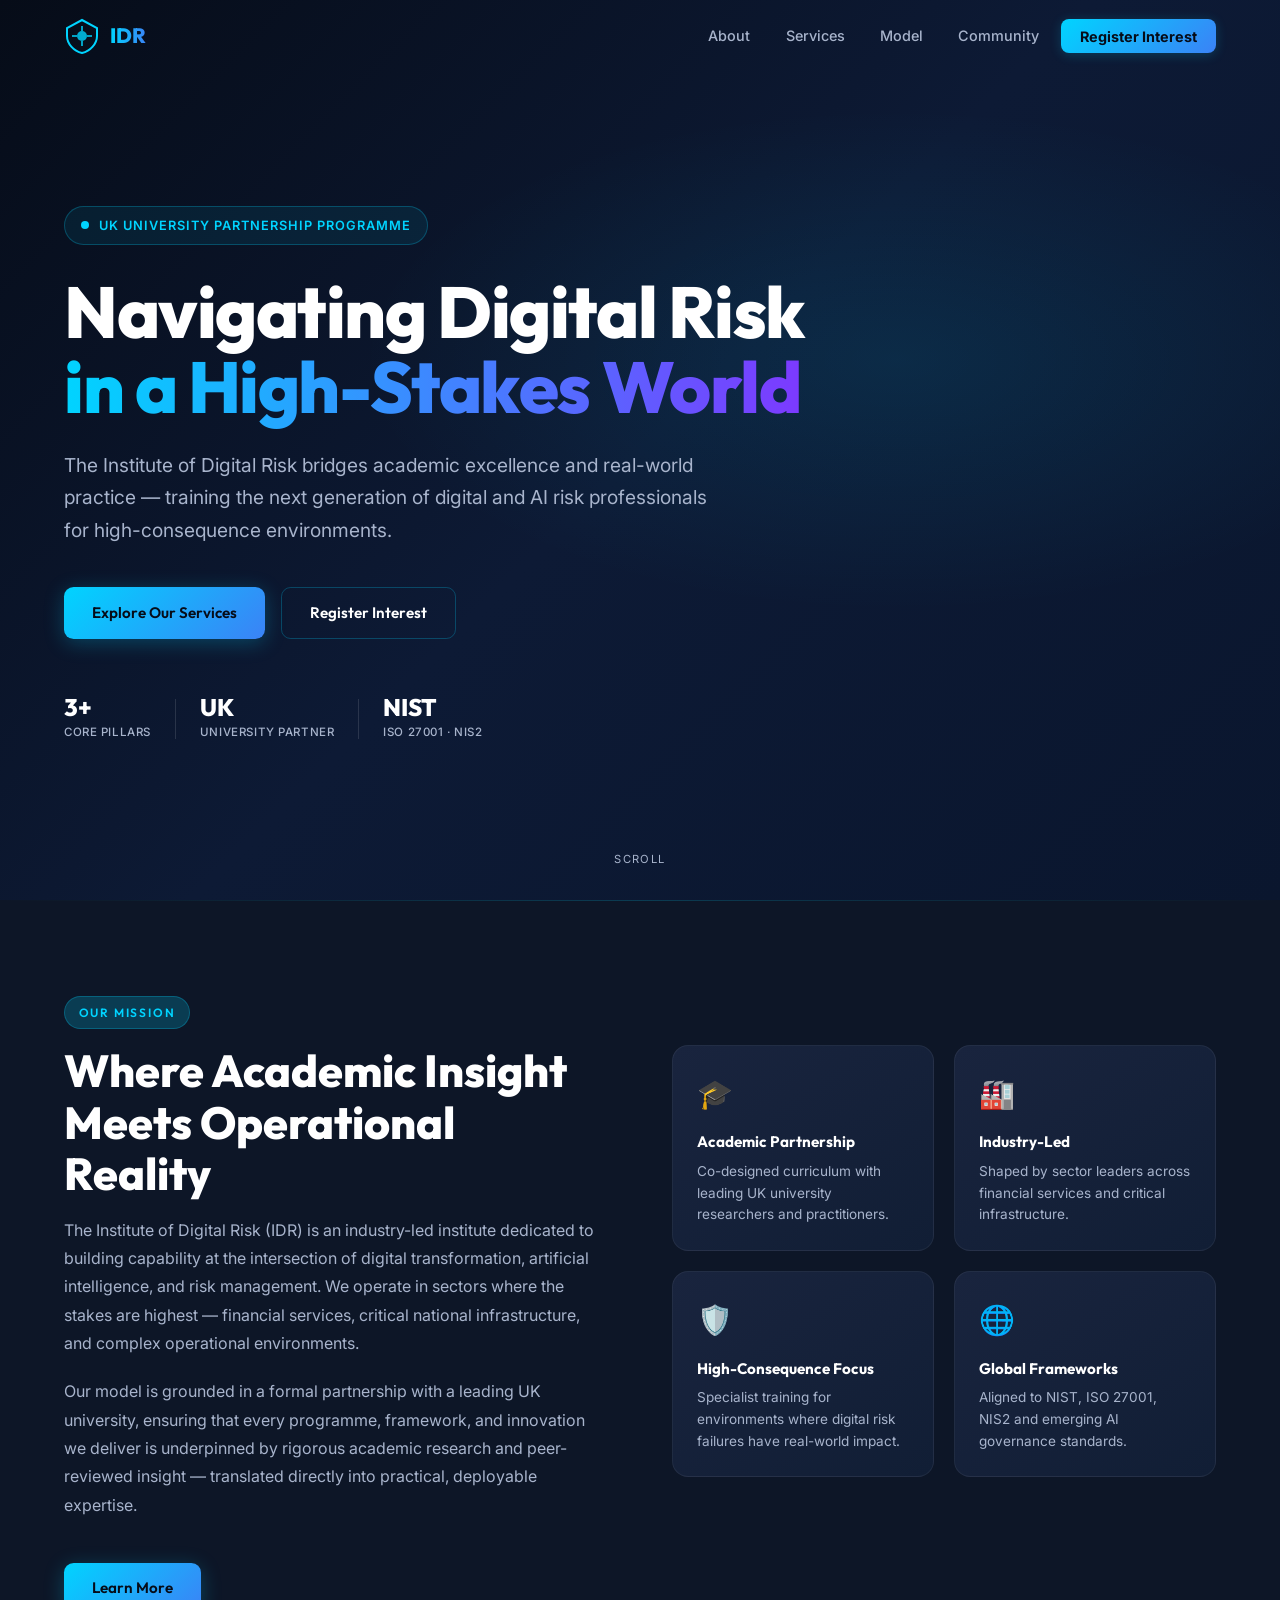
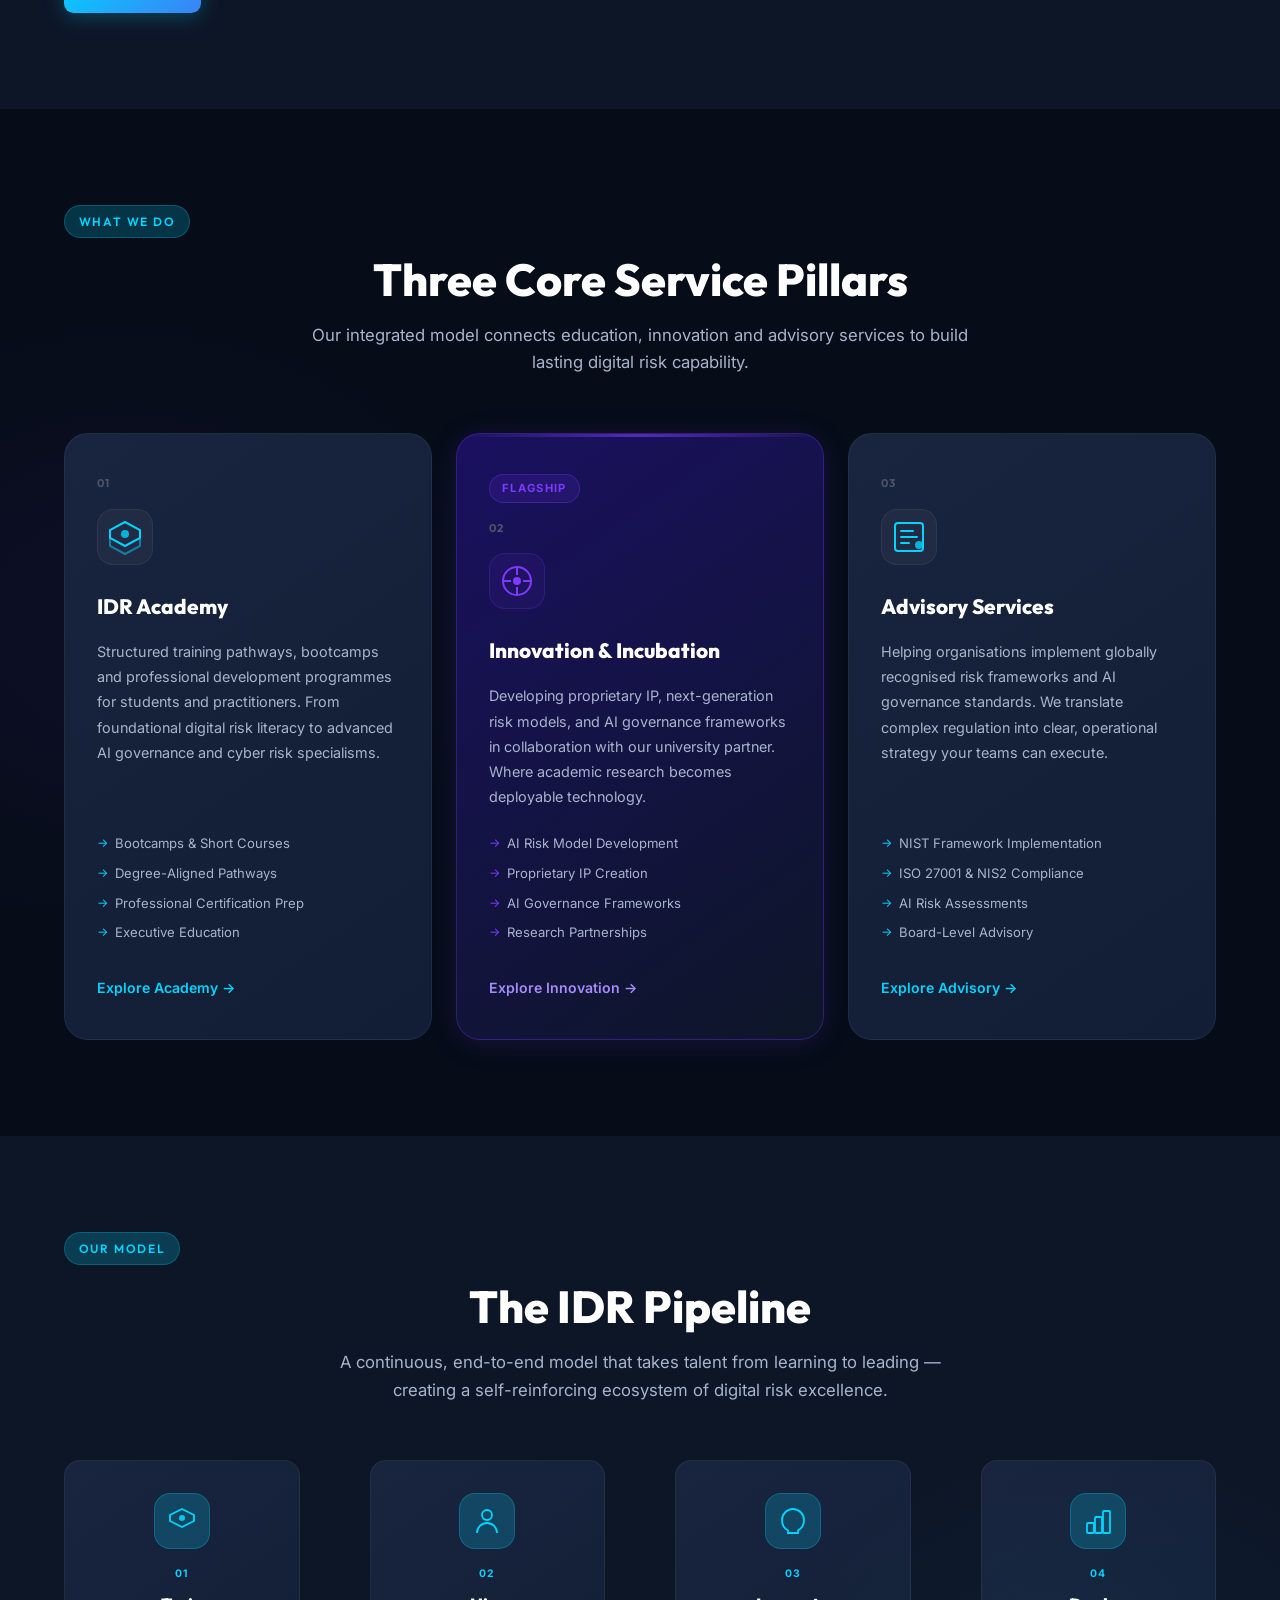
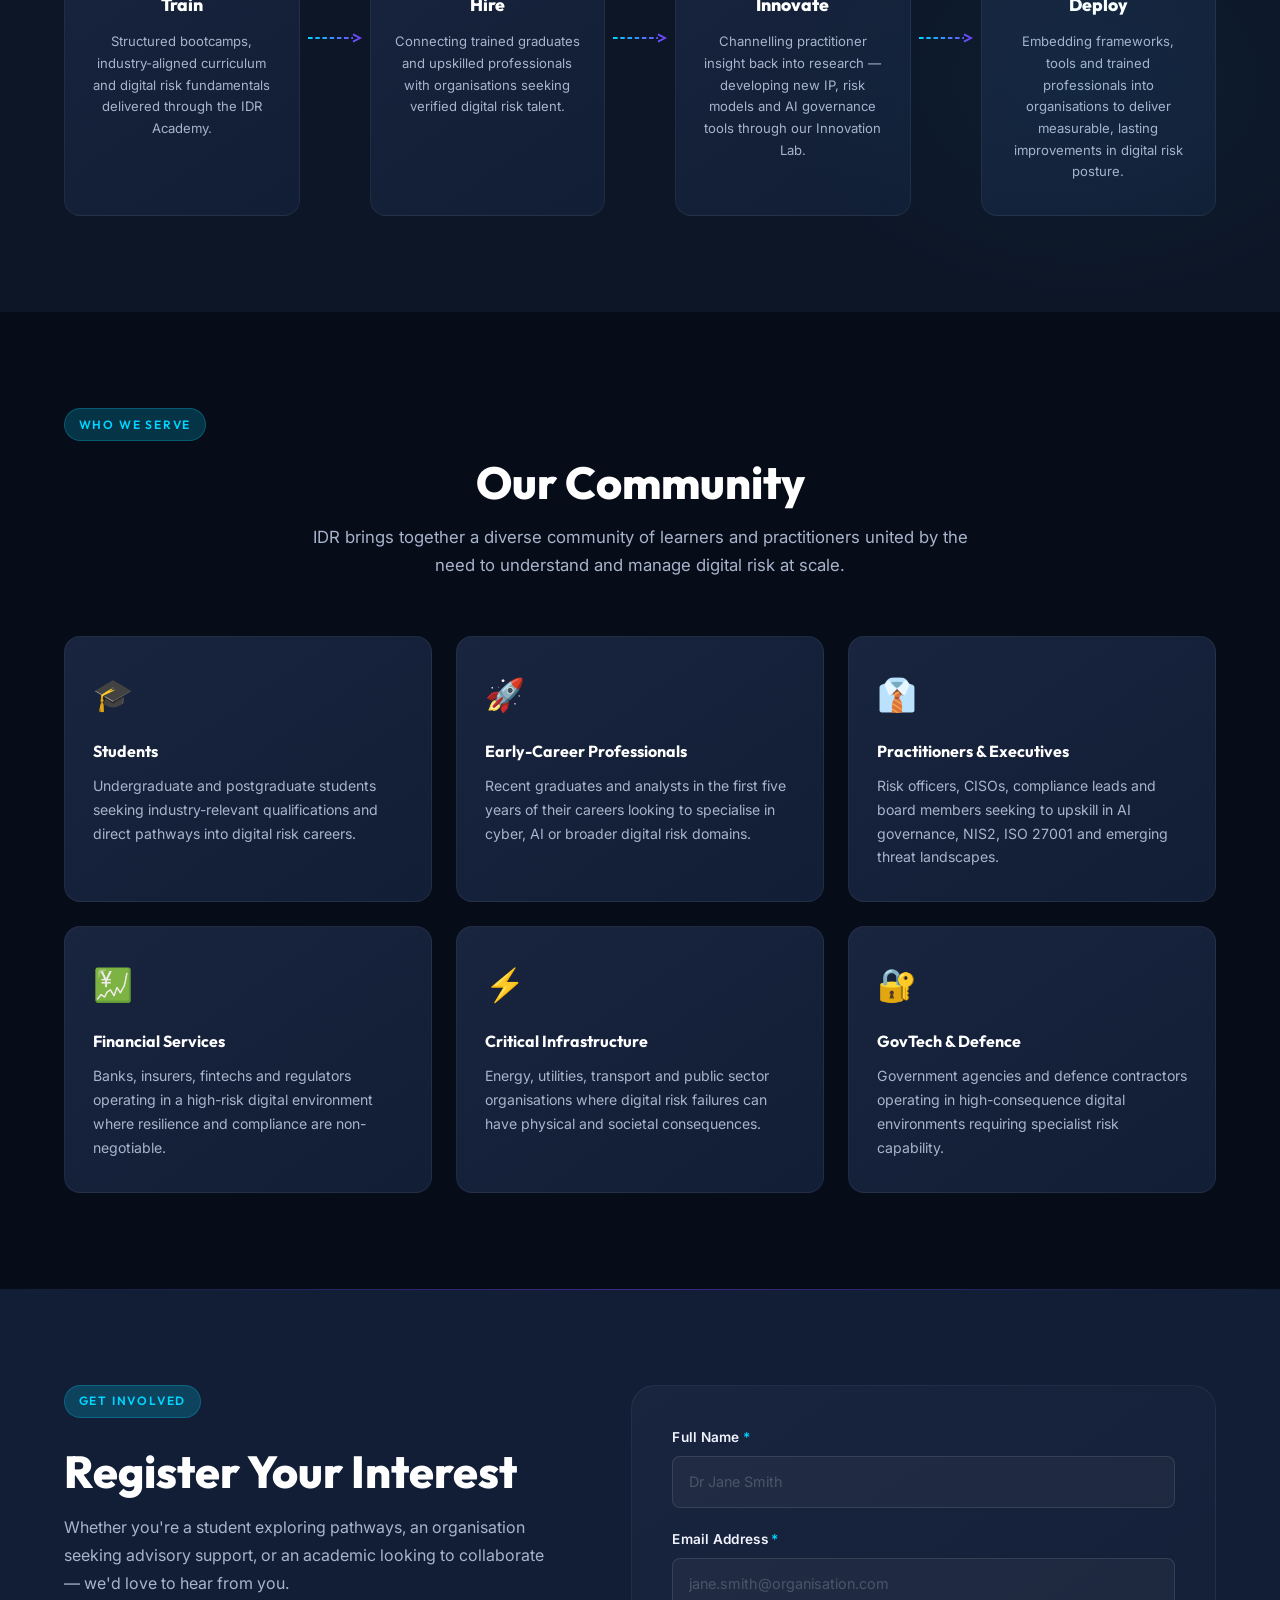
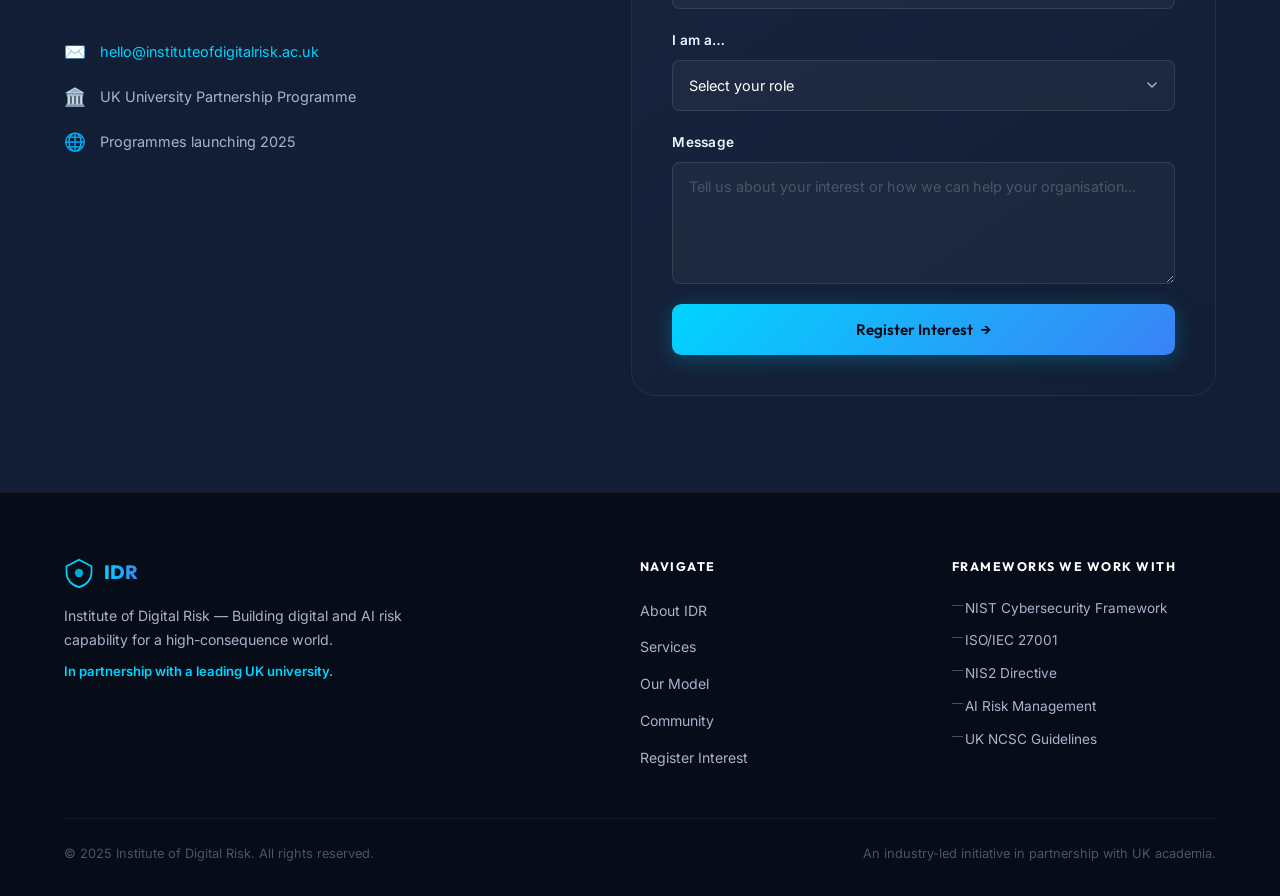
<file: Index.html>
<!doctype html>
<html lang="en">
  <head>
    <meta charset="UTF-8" />
    <meta name="viewport" content="width=device-width, initial-scale=1.0" />
    <meta
      name="description"
      content="The Institute of Digital Risk (IDR) — An industry-led training and deployment institute delivering world-class digital and AI risk education in partnership with leading UK universities."
    />
    <title>Institute of Digital Risk | IDR</title>
    <link rel="icon" type="image/x-icon" href="hero.png" />
    <link rel="preconnect" href="https://fonts.googleapis.com" />
    <link rel="preconnect" href="https://fonts.gstatic.com" crossorigin />
    <link
      href="https://fonts.googleapis.com/css2?family=Inter:wght@300;400;500;600;700;800&family=Outfit:wght@400;600;700;800&display=swap"
      rel="stylesheet"
    />
    <link rel="stylesheet" href="style.css" />
  </head>
  <body>
    <!-- ===== STICKY NAV ===== -->
    <header id="site-header" role="banner">
      <nav class="nav-container" aria-label="Main navigation">
        <a href="#hero" class="nav-logo" aria-label="IDR Home">
          <span class="logo-icon" aria-hidden="true">
            <svg
              width="36"
              height="36"
              viewBox="0 0 36 36"
              fill="none"
              xmlns="http://www.w3.org/2000/svg"
            >
              <path
                d="M18 2L33 10V18C33 25.7 26.5 32.9 18 35C9.5 32.9 3 25.7 3 18V10L18 2Z"
                stroke="#00D4FF"
                stroke-width="2"
                fill="none"
              />
              <circle cx="18" cy="18" r="5" fill="#00D4FF" opacity="0.8" />
              <line
                x1="18"
                y1="8"
                x2="18"
                y2="13"
                stroke="#00D4FF"
                stroke-width="1.5"
              />
              <line
                x1="18"
                y1="23"
                x2="18"
                y2="28"
                stroke="#00D4FF"
                stroke-width="1.5"
              />
              <line
                x1="8"
                y1="18"
                x2="13"
                y2="18"
                stroke="#00D4FF"
                stroke-width="1.5"
              />
              <line
                x1="23"
                y1="18"
                x2="28"
                y2="18"
                stroke="#00D4FF"
                stroke-width="1.5"
              />
            </svg>
          </span>
          <span class="logo-text">IDR</span>
        </a>

        <button
          class="nav-toggle"
          id="nav-toggle"
          aria-expanded="false"
          aria-controls="nav-links"
          aria-label="Toggle navigation"
        >
          <span></span><span></span><span></span>
        </button>

        <ul class="nav-links" id="nav-links" role="list">
          <li><a href="#about" class="nav-link">About</a></li>
          <li><a href="#services" class="nav-link">Services</a></li>
          <li><a href="#pipeline" class="nav-link">Model</a></li>
          <li><a href="#community" class="nav-link">Community</a></li>
          <li>
            <a href="#contact" class="nav-link nav-cta">Register Interest</a>
          </li>
        </ul>
      </nav>
    </header>

    <main id="main-content">
      <!-- ===== HERO ===== -->
      <section id="hero" class="hero" aria-label="Hero">
        <div class="hero-bg" aria-hidden="true"></div>
        <canvas id="hero-canvas" aria-hidden="true"></canvas>
        <div class="hero-content">
          <div class="hero-badge">
            <span class="badge-dot" aria-hidden="true"></span>
            UK University Partnership Programme
          </div>
          <h1 class="hero-title">
            Navigating Digital Risk<br />
            <span class="hero-accent">in a High-Stakes World</span>
          </h1>
          <p class="hero-subtitle">
            The Institute of Digital Risk bridges academic excellence and
            real-world practice — training the next generation of digital and AI
            risk professionals for high-consequence environments.
          </p>
          <div class="hero-actions">
            <a href="#services" class="btn btn-primary">Explore Our Services</a>
            <a href="#contact" class="btn btn-outline">Register Interest</a>
          </div>
          <div class="hero-stats" role="list" aria-label="Key statistics">
            <div class="stat" role="listitem">
              <span class="stat-number">3+</span>
              <span class="stat-label">Core Pillars</span>
            </div>
            <div class="stat-divider" aria-hidden="true"></div>
            <div class="stat" role="listitem">
              <span class="stat-number">UK</span>
              <span class="stat-label">University Partner</span>
            </div>
            <div class="stat-divider" aria-hidden="true"></div>
            <div class="stat" role="listitem">
              <span class="stat-number">NIST</span>
              <span class="stat-label">ISO 27001 · NIS2</span>
            </div>
          </div>
        </div>
        <div class="hero-scroll-indicator" aria-hidden="true">
          <span></span>
          <span></span>
          <span></span>
          Scroll
        </div>
      </section>

      <!-- ===== ABOUT / MISSION ===== -->
      <section id="about" class="section about" aria-labelledby="about-heading">
        <div class="container">
          <div class="section-label">Our Mission</div>
          <div class="about-grid">
            <div class="about-text">
              <h2 id="about-heading" class="section-title">
                Where Academic Insight Meets Operational Reality
              </h2>
              <p class="about-body">
                The Institute of Digital Risk (IDR) is an industry-led institute
                dedicated to building capability at the intersection of digital
                transformation, artificial intelligence, and risk management. We
                operate in sectors where the stakes are highest — financial
                services, critical national infrastructure, and complex
                operational environments.
              </p>
              <p class="about-body">
                Our model is grounded in a formal partnership with a leading UK
                university, ensuring that every programme, framework, and
                innovation we deliver is underpinned by rigorous academic
                research and peer-reviewed insight — translated directly into
                practical, deployable expertise.
              </p>
              <a
                href="#contact"
                class="btn btn-primary"
                style="margin-top: 1.5rem; display: inline-flex"
                >Learn More</a
              >
            </div>
            <div class="about-cards">
              <div class="about-card">
                <div class="about-card-icon" aria-hidden="true">🎓</div>
                <h3>Academic Partnership</h3>
                <p>
                  Co-designed curriculum with leading UK university researchers
                  and practitioners.
                </p>
              </div>
              <div class="about-card">
                <div class="about-card-icon" aria-hidden="true">🏭</div>
                <h3>Industry-Led</h3>
                <p>
                  Shaped by sector leaders across financial services and
                  critical infrastructure.
                </p>
              </div>
              <div class="about-card">
                <div class="about-card-icon" aria-hidden="true">🛡️</div>
                <h3>High-Consequence Focus</h3>
                <p>
                  Specialist training for environments where digital risk
                  failures have real-world impact.
                </p>
              </div>
              <div class="about-card">
                <div class="about-card-icon" aria-hidden="true">🌐</div>
                <h3>Global Frameworks</h3>
                <p>
                  Aligned to NIST, ISO 27001, NIS2 and emerging AI governance
                  standards.
                </p>
              </div>
            </div>
          </div>
        </div>
      </section>

      <!-- ===== SERVICES / PILLARS ===== -->
      <section
        id="services"
        class="section services"
        aria-labelledby="services-heading"
      >
        <div class="container">
          <div class="section-label">What We Do</div>
          <h2 id="services-heading" class="section-title text-center">
            Three Core Service Pillars
          </h2>
          <p class="section-subtitle text-center">
            Our integrated model connects education, innovation and advisory
            services to build lasting digital risk capability.
          </p>

          <div class="pillars-grid">
            <article
              class="pillar-card pillar-academy"
              aria-labelledby="pillar-academy-title"
            >
              <div class="pillar-number" aria-hidden="true">01</div>
              <div class="pillar-icon" aria-hidden="true">
                <svg width="40" height="40" viewBox="0 0 40 40" fill="none">
                  <path
                    d="M20 5L35 13V21L20 29L5 21V13L20 5Z"
                    stroke="currentColor"
                    stroke-width="2"
                    fill="none"
                  />
                  <path
                    d="M5 21V29L20 37L35 29V21"
                    stroke="currentColor"
                    stroke-width="2"
                    fill="none"
                    opacity="0.5"
                  />
                  <circle
                    cx="20"
                    cy="17"
                    r="4"
                    fill="currentColor"
                    opacity="0.8"
                  />
                </svg>
              </div>
              <h3 id="pillar-academy-title" class="pillar-title">
                IDR Academy
              </h3>
              <p class="pillar-body">
                Structured training pathways, bootcamps and professional
                development programmes for students and practitioners. From
                foundational digital risk literacy to advanced AI governance and
                cyber risk specialisms.
              </p>
              <ul class="pillar-features" aria-label="Academy features">
                <li>Bootcamps &amp; Short Courses</li>
                <li>Degree-Aligned Pathways</li>
                <li>Professional Certification Prep</li>
                <li>Executive Education</li>
              </ul>
              <a href="#contact" class="pillar-cta">Explore Academy →</a>
            </article>

            <article
              class="pillar-card pillar-innovation featured"
              aria-labelledby="pillar-innovation-title"
            >
              <div class="pillar-badge">Flagship</div>
              <div class="pillar-number" aria-hidden="true">02</div>
              <div class="pillar-icon" aria-hidden="true">
                <svg width="40" height="40" viewBox="0 0 40 40" fill="none">
                  <circle
                    cx="20"
                    cy="20"
                    r="14"
                    stroke="currentColor"
                    stroke-width="2"
                    fill="none"
                  />
                  <path
                    d="M20 6V14M20 26V34M6 20H14M26 20H34"
                    stroke="currentColor"
                    stroke-width="2"
                  />
                  <circle cx="20" cy="20" r="4" fill="currentColor" />
                </svg>
              </div>
              <h3 id="pillar-innovation-title" class="pillar-title">
                Innovation &amp; Incubation
              </h3>
              <p class="pillar-body">
                Developing proprietary IP, next-generation risk models, and AI
                governance frameworks in collaboration with our university
                partner. Where academic research becomes deployable technology.
              </p>
              <ul class="pillar-features" aria-label="Innovation features">
                <li>AI Risk Model Development</li>
                <li>Proprietary IP Creation</li>
                <li>AI Governance Frameworks</li>
                <li>Research Partnerships</li>
              </ul>
              <a href="#contact" class="pillar-cta">Explore Innovation →</a>
            </article>

            <article
              class="pillar-card pillar-advisory"
              aria-labelledby="pillar-advisory-title"
            >
              <div class="pillar-number" aria-hidden="true">03</div>
              <div class="pillar-icon" aria-hidden="true">
                <svg width="40" height="40" viewBox="0 0 40 40" fill="none">
                  <rect
                    x="6"
                    y="6"
                    width="28"
                    height="28"
                    rx="3"
                    stroke="currentColor"
                    stroke-width="2"
                    fill="none"
                  />
                  <path
                    d="M12 20H28M12 14H24M12 26H20"
                    stroke="currentColor"
                    stroke-width="2"
                    stroke-linecap="round"
                  />
                  <circle
                    cx="30"
                    cy="28"
                    r="4"
                    fill="currentColor"
                    opacity="0.8"
                  />
                </svg>
              </div>
              <h3 id="pillar-advisory-title" class="pillar-title">
                Advisory Services
              </h3>
              <p class="pillar-body">
                Helping organisations implement globally recognised risk
                frameworks and AI governance standards. We translate complex
                regulation into clear, operational strategy your teams can
                execute.
              </p>
              <ul class="pillar-features" aria-label="Advisory features">
                <li>NIST Framework Implementation</li>
                <li>ISO 27001 &amp; NIS2 Compliance</li>
                <li>AI Risk Assessments</li>
                <li>Board-Level Advisory</li>
              </ul>
              <a href="#contact" class="pillar-cta">Explore Advisory →</a>
            </article>
          </div>
        </div>
      </section>

      <!-- ===== PIPELINE ===== -->
      <section
        id="pipeline"
        class="section pipeline"
        aria-labelledby="pipeline-heading"
      >
        <div class="container">
          <div class="section-label">Our Model</div>
          <h2 id="pipeline-heading" class="section-title text-center">
            The IDR Pipeline
          </h2>
          <p class="section-subtitle text-center">
            A continuous, end-to-end model that takes talent from learning to
            leading — creating a self-reinforcing ecosystem of digital risk
            excellence.
          </p>

          <div
            class="pipeline-steps"
            role="list"
            aria-label="IDR pipeline stages"
          >
            <div class="pipeline-step" role="listitem">
              <div class="step-icon" aria-hidden="true">
                <svg width="32" height="32" viewBox="0 0 32 32" fill="none">
                  <path
                    d="M16 4L28 10V16L16 22L4 16V10L16 4Z"
                    stroke="currentColor"
                    stroke-width="1.8"
                    fill="none"
                  />
                  <circle
                    cx="16"
                    cy="13"
                    r="3"
                    fill="currentColor"
                    opacity="0.9"
                  />
                </svg>
              </div>
              <div class="step-number" aria-hidden="true">01</div>
              <h3 class="step-title">Train</h3>
              <p class="step-body">
                Structured bootcamps, industry-aligned curriculum and digital
                risk fundamentals delivered through the IDR Academy.
              </p>
            </div>
            <div class="pipeline-connector" aria-hidden="true">
              <svg
                viewBox="0 0 60 20"
                fill="none"
                xmlns="http://www.w3.org/2000/svg"
              >
                <path
                  d="M0 10 Q30 10 50 10"
                  stroke="url(#arrowGrad)"
                  stroke-width="2"
                  stroke-dasharray="5 3"
                />
                <path
                  d="M50 6 L58 10 L50 14"
                  stroke="url(#arrowGrad)"
                  stroke-width="2"
                  fill="none"
                />
                <defs>
                  <linearGradient
                    id="arrowGrad"
                    x1="0"
                    y1="0"
                    x2="60"
                    y2="0"
                    gradientUnits="userSpaceOnUse"
                  >
                    <stop offset="0%" stop-color="#00D4FF" />
                    <stop offset="100%" stop-color="#7C3AFF" />
                  </linearGradient>
                </defs>
              </svg>
            </div>

            <div class="pipeline-step" role="listitem">
              <div class="step-icon" aria-hidden="true">
                <svg width="32" height="32" viewBox="0 0 32 32" fill="none">
                  <circle
                    cx="16"
                    cy="10"
                    r="5"
                    stroke="currentColor"
                    stroke-width="1.8"
                    fill="none"
                  />
                  <path
                    d="M6 28C6 22.5 10.5 18 16 18C21.5 18 26 22.5 26 28"
                    stroke="currentColor"
                    stroke-width="1.8"
                    fill="none"
                  />
                </svg>
              </div>
              <div class="step-number" aria-hidden="true">02</div>
              <h3 class="step-title">Hire</h3>
              <p class="step-body">
                Connecting trained graduates and upskilled professionals with
                organisations seeking verified digital risk talent.
              </p>
            </div>
            <div class="pipeline-connector" aria-hidden="true">
              <svg
                viewBox="0 0 60 20"
                fill="none"
                xmlns="http://www.w3.org/2000/svg"
              >
                <path
                  d="M0 10 Q30 10 50 10"
                  stroke="url(#arrowGrad2)"
                  stroke-width="2"
                  stroke-dasharray="5 3"
                />
                <path
                  d="M50 6 L58 10 L50 14"
                  stroke="url(#arrowGrad2)"
                  stroke-width="2"
                  fill="none"
                />
                <defs>
                  <linearGradient
                    id="arrowGrad2"
                    x1="0"
                    y1="0"
                    x2="60"
                    y2="0"
                    gradientUnits="userSpaceOnUse"
                  >
                    <stop offset="0%" stop-color="#00D4FF" />
                    <stop offset="100%" stop-color="#7C3AFF" />
                  </linearGradient>
                </defs>
              </svg>
            </div>

            <div class="pipeline-step" role="listitem">
              <div class="step-icon" aria-hidden="true">
                <svg width="32" height="32" viewBox="0 0 32 32" fill="none">
                  <path
                    d="M16 4C10 4 5 9 5 15C5 19.5 7.5 23.5 11 25.5V28H21V25.5C24.5 23.5 27 19.5 27 15C27 9 22 4 16 4Z"
                    stroke="currentColor"
                    stroke-width="1.8"
                    fill="none"
                  />
                  <path
                    d="M13 28H19"
                    stroke="currentColor"
                    stroke-width="1.8"
                    stroke-linecap="round"
                  />
                </svg>
              </div>
              <div class="step-number" aria-hidden="true">03</div>
              <h3 class="step-title">Innovate</h3>
              <p class="step-body">
                Channelling practitioner insight back into research — developing
                new IP, risk models and AI governance tools through our
                Innovation Lab.
              </p>
            </div>
            <div class="pipeline-connector" aria-hidden="true">
              <svg
                viewBox="0 0 60 20"
                fill="none"
                xmlns="http://www.w3.org/2000/svg"
              >
                <path
                  d="M0 10 Q30 10 50 10"
                  stroke="url(#arrowGrad3)"
                  stroke-width="2"
                  stroke-dasharray="5 3"
                />
                <path
                  d="M50 6 L58 10 L50 14"
                  stroke="url(#arrowGrad3)"
                  stroke-width="2"
                  fill="none"
                />
                <defs>
                  <linearGradient
                    id="arrowGrad3"
                    x1="0"
                    y1="0"
                    x2="60"
                    y2="0"
                    gradientUnits="userSpaceOnUse"
                  >
                    <stop offset="0%" stop-color="#00D4FF" />
                    <stop offset="100%" stop-color="#7C3AFF" />
                  </linearGradient>
                </defs>
              </svg>
            </div>

            <div class="pipeline-step" role="listitem">
              <div class="step-icon" aria-hidden="true">
                <svg width="32" height="32" viewBox="0 0 32 32" fill="none">
                  <rect
                    x="5"
                    y="18"
                    width="7"
                    height="10"
                    rx="1"
                    stroke="currentColor"
                    stroke-width="1.8"
                    fill="none"
                  />
                  <rect
                    x="13"
                    y="12"
                    width="7"
                    height="16"
                    rx="1"
                    stroke="currentColor"
                    stroke-width="1.8"
                    fill="none"
                  />
                  <rect
                    x="21"
                    y="6"
                    width="7"
                    height="22"
                    rx="1"
                    stroke="currentColor"
                    stroke-width="1.8"
                    fill="none"
                  />
                </svg>
              </div>
              <div class="step-number" aria-hidden="true">04</div>
              <h3 class="step-title">Deploy</h3>
              <p class="step-body">
                Embedding frameworks, tools and trained professionals into
                organisations to deliver measurable, lasting improvements in
                digital risk posture.
              </p>
            </div>
          </div>
        </div>
      </section>

      <!-- ===== COMMUNITY ===== -->
      <section
        id="community"
        class="section community"
        aria-labelledby="community-heading"
      >
        <div class="container">
          <div class="section-label">Who We Serve</div>
          <h2 id="community-heading" class="section-title text-center">
            Our Community
          </h2>
          <p class="section-subtitle text-center">
            IDR brings together a diverse community of learners and
            practitioners united by the need to understand and manage digital
            risk at scale.
          </p>

          <div class="community-grid">
            <article class="community-card" aria-labelledby="comm-students">
              <div class="community-icon" aria-hidden="true">🎓</div>
              <h3 id="comm-students">Students</h3>
              <p>
                Undergraduate and postgraduate students seeking
                industry-relevant qualifications and direct pathways into
                digital risk careers.
              </p>
            </article>
            <article class="community-card" aria-labelledby="comm-earlycareer">
              <div class="community-icon" aria-hidden="true">🚀</div>
              <h3 id="comm-earlycareer">Early-Career Professionals</h3>
              <p>
                Recent graduates and analysts in the first five years of their
                careers looking to specialise in cyber, AI or broader digital
                risk domains.
              </p>
            </article>
            <article
              class="community-card"
              aria-labelledby="comm-practitioners"
            >
              <div class="community-icon" aria-hidden="true">👔</div>
              <h3 id="comm-practitioners">Practitioners &amp; Executives</h3>
              <p>
                Risk officers, CISOs, compliance leads and board members seeking
                to upskill in AI governance, NIS2, ISO 27001 and emerging threat
                landscapes.
              </p>
            </article>
            <article class="community-card" aria-labelledby="comm-finserv">
              <div class="community-icon" aria-hidden="true">💹</div>
              <h3 id="comm-finserv">Financial Services</h3>
              <p>
                Banks, insurers, fintechs and regulators operating in a
                high-risk digital environment where resilience and compliance
                are non-negotiable.
              </p>
            </article>
            <article class="community-card" aria-labelledby="comm-cni">
              <div class="community-icon" aria-hidden="true">⚡</div>
              <h3 id="comm-cni">Critical Infrastructure</h3>
              <p>
                Energy, utilities, transport and public sector organisations
                where digital risk failures can have physical and societal
                consequences.
              </p>
            </article>
            <article class="community-card" aria-labelledby="comm-govtech">
              <div class="community-icon" aria-hidden="true">🔐</div>
              <h3 id="comm-govtech">GovTech &amp; Defence</h3>
              <p>
                Government agencies and defence contractors operating in
                high-consequence digital environments requiring specialist risk
                capability.
              </p>
            </article>
          </div>
        </div>
      </section>

      <!-- ===== CONTACT / CTA ===== -->
      <section
        id="contact"
        class="section contact"
        aria-labelledby="contact-heading"
      >
        <div class="container">
          <div class="contact-grid">
            <div class="contact-info">
              <div class="section-label">Get Involved</div>
              <h2 id="contact-heading" class="section-title">
                Register Your Interest
              </h2>
              <p>
                Whether you're a student exploring pathways, an organisation
                seeking advisory support, or an academic looking to collaborate
                — we'd love to hear from you.
              </p>
              <div class="contact-details">
                <div class="contact-item">
                  <span class="contact-icon" aria-hidden="true">✉️</span>
                  <a href="mailto:hello@instituteofdigitalrisk.ac.uk"
                    >hello@instituteofdigitalrisk.ac.uk</a
                  >
                </div>
                <div class="contact-item">
                  <span class="contact-icon" aria-hidden="true">🏛️</span>
                  <span>UK University Partnership Programme</span>
                </div>
                <div class="contact-item">
                  <span class="contact-icon" aria-hidden="true">🌐</span>
                  <span>Programmes launching 2025</span>
                </div>
              </div>
            </div>

            <div class="contact-form-wrapper">
              <form
                id="interest-form"
                class="contact-form"
                novalidate
                aria-label="Register interest form"
              >
                <div class="form-group">
                  <label for="full-name"
                    >Full Name
                    <span class="required" aria-label="required">*</span></label
                  >
                  <input
                    type="text"
                    id="full-name"
                    name="full-name"
                    autocomplete="name"
                    required
                    placeholder="Dr Jane Smith"
                    aria-required="true"
                  />
                </div>
                <div class="form-group">
                  <label for="email"
                    >Email Address
                    <span class="required" aria-label="required">*</span></label
                  >
                  <input
                    type="email"
                    id="email"
                    name="email"
                    autocomplete="email"
                    required
                    placeholder="jane.smith@organisation.com"
                    aria-required="true"
                  />
                </div>
                <div class="form-group">
                  <label for="interest-type">I am a…</label>
                  <select
                    id="interest-type"
                    name="interest-type"
                    aria-label="Select your role"
                  >
                    <option value="" disabled selected>Select your role</option>
                    <option value="student">Student</option>
                    <option value="professional">Working Professional</option>
                    <option value="organisation">
                      Organisation / Employer
                    </option>
                    <option value="academic">Academic / Researcher</option>
                    <option value="other">Other</option>
                  </select>
                </div>
                <div class="form-group">
                  <label for="message">Message</label>
                  <textarea
                    id="message"
                    name="message"
                    rows="4"
                    placeholder="Tell us about your interest or how we can help your organisation…"
                  ></textarea>
                </div>
                <button
                  type="submit"
                  class="btn btn-primary btn-full"
                  id="submit-btn"
                >
                  <span class="btn-text">Register Interest</span>
                  <span class="btn-icon" aria-hidden="true">→</span>
                </button>
                <div
                  id="form-success"
                  class="form-success"
                  role="alert"
                  aria-live="polite"
                  hidden
                >
                  <span aria-hidden="true">✅</span> Thank you — we'll be in
                  touch shortly.
                </div>
              </form>
            </div>
          </div>
        </div>
      </section>
    </main>

    <!-- ===== FOOTER ===== -->
    <footer class="site-footer" role="contentinfo">
      <div class="container">
        <div class="footer-grid">
          <div class="footer-brand">
            <div class="nav-logo footer-logo" aria-label="IDR">
              <span class="logo-icon" aria-hidden="true">
                <svg width="30" height="30" viewBox="0 0 36 36" fill="none">
                  <path
                    d="M18 2L33 10V18C33 25.7 26.5 32.9 18 35C9.5 32.9 3 25.7 3 18V10L18 2Z"
                    stroke="#00D4FF"
                    stroke-width="2"
                    fill="none"
                  />
                  <circle cx="18" cy="18" r="5" fill="#00D4FF" opacity="0.8" />
                </svg>
              </span>
              <span class="logo-text">IDR</span>
            </div>
            <p>
              Institute of Digital Risk — Building digital and AI risk
              capability for a high-consequence world.
            </p>
            <p class="footer-partnership">
              In partnership with a leading UK university.
            </p>
          </div>
          <nav class="footer-nav" aria-label="Footer navigation">
            <h3 class="footer-nav-title">Navigate</h3>
            <ul role="list">
              <li><a href="#about">About IDR</a></li>
              <li><a href="#services">Services</a></li>
              <li><a href="#pipeline">Our Model</a></li>
              <li><a href="#community">Community</a></li>
              <li><a href="#contact">Register Interest</a></li>
            </ul>
          </nav>
          <div class="footer-frameworks">
            <h3 class="footer-nav-title">Frameworks We Work With</h3>
            <ul role="list">
              <li>NIST Cybersecurity Framework</li>
              <li>ISO/IEC 27001</li>
              <li>NIS2 Directive</li>
              <li>AI Risk Management</li>
              <li>UK NCSC Guidelines</li>
            </ul>
          </div>
        </div>
        <div class="footer-bottom">
          <p>&copy; 2025 Institute of Digital Risk. All rights reserved.</p>
          <p>An industry-led initiative in partnership with UK academia.</p>
        </div>
      </div>
    </footer>

    <script src="script.js"></script>
  </body>
</html>
</file>
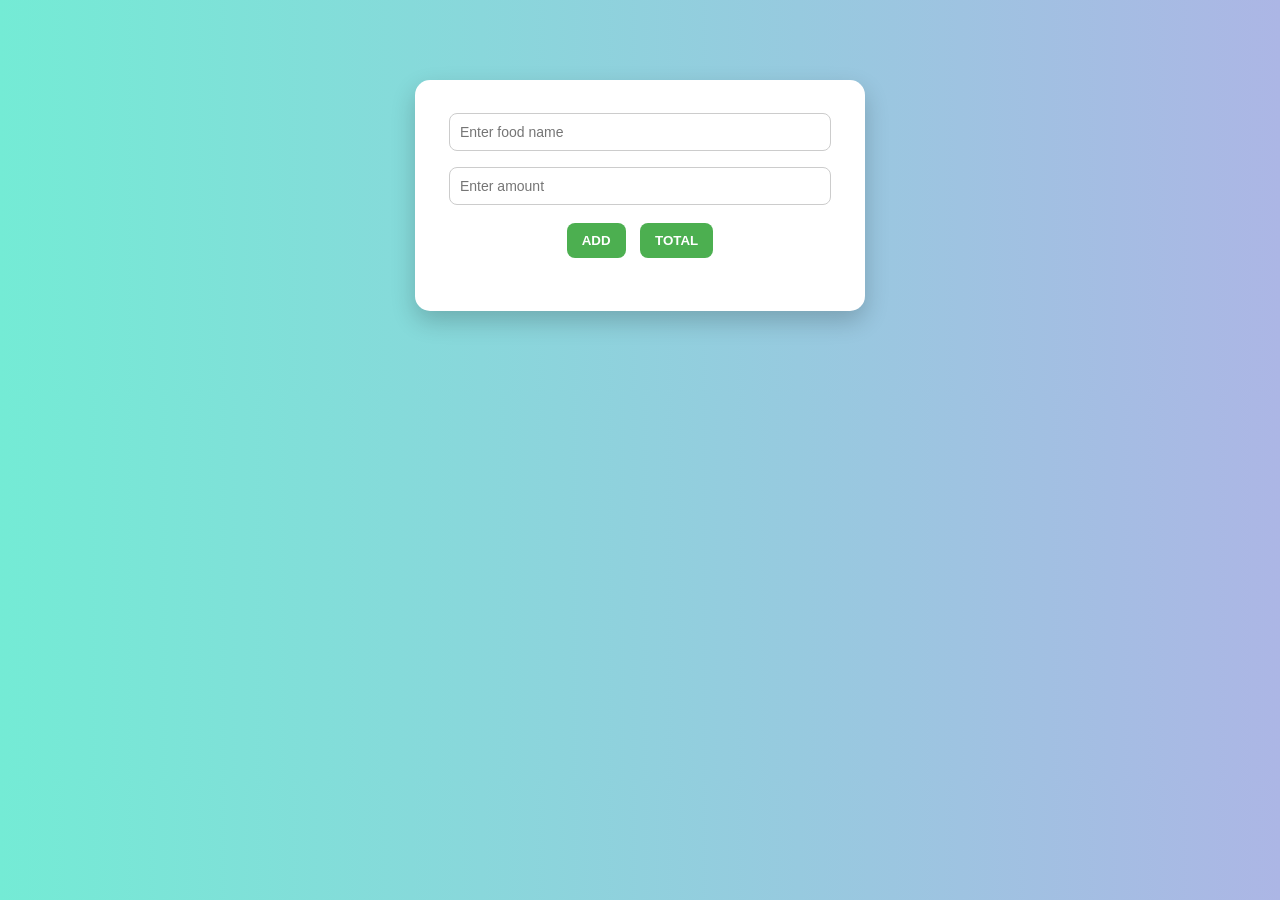
<file: hcode1.html>
<!DOCTYPE html>
<html>
    <head>
        <style>
body {
    font-family: Arial, sans-serif;
    background: linear-gradient(to right, #74ebd5, #acb6e5);
    margin: 0;
    padding: 0;
}

/* Main Container */
#main {
    width: 400px;
    margin: 80px auto;
    background: white;
    padding: 25px;
    border-radius: 15px;
    box-shadow: 0 10px 25px rgba(0,0,0,0.2);
    text-align: center;
}

/* Inputs */
input {
    width: 90%;
    padding: 10px;
    margin: 8px 0;
    border-radius: 8px;
    border: 1px solid #ccc;
    outline: none;
    font-size: 14px;
}

/* Buttons */
button {
    padding: 10px 15px;
    margin: 10px 5px;
    border: none;
    border-radius: 8px;
    background: #4CAF50;
    color: white;
    font-weight: bold;
    cursor: pointer;
    transition: 0.3s;
}

button:hover {
    background: #45a049;
}

/* Delete Button */
li button {
    background: #ff4d4d;
    margin-left: 10px;
}

li button:hover {
    background: #cc0000;
}

/* List */
ul {
    list-style: none;
    padding: 0;
    margin-top: 15px;
}

/* List Items */
li {
    background: #f2f2f2;
    margin: 8px 0;
    padding: 10px;
    border-radius: 8px;
    display: flex;
    justify-content: space-between;
    align-items: center;
}

/* Total */
#total {
    margin-top: 15px;
    font-size: 18px;
    font-weight: bold;
    color: #333;
}
</style>
    </head>
    <body>
        <div id="main">

        </div>
    </body>
    <script>
        let id=0;
        function showUI(){
            document.getElementById("main").innerHTML=`<input type="text" id="food" placeholder="Enter food name">
            <input type="number" id="cost"placeholder="Enter amount">
            <button onclick="addexpense()">ADD</button>
            <button onclick="total()">TOTAL</button>
            <ul id="list"></ul>
            <p id="total"></p>`
            loadlist();
        }
        function addexpense(){
            id=id+1
            let food=document.getElementById("food").value;
            let amount=document.getElementById("cost").value;
            fetch(`http://localhost:8080/addexpense`,{
                method:"POST",
                headers:{
                    "Content-type":"application/json",
                },
                    body:JSON.stringify({"food":food,"amount":amount,"username":username})
                
            }).then(()=>loadlist());
        }
        function loadlist(){
            let list=document.getElementById("list")
            list.innerHTML=""
            fetch(`http://localhost:8080/getexpenses`).then(Response=>Response.json()).then(data=>{
                data.forEach(expense=>{
                    let li=document.createElement("li");
                    li.innerHTML=`${expense.id} ${expense.food} ${expense.amount}<button onclick="deleteexpense(${expense.id})">DELETE</button>`
                    list.appendChild(li);
                })
            })
            
        }
        function deleteexpense(id){
            fetch(`http://localhost:8080/deleteexpense/${id}`,{
                method:"DELETE"
            }).then(()=>loadlist());
        }
        function total(){
            fetch(`http://localhost:8080/totalexpense`).then(Response=>Response.text()).then(data=>{
                document.getElementById("total").innerText="Total:"+data;
            })
        }
        showUI();
    </script>

</html>
</file>
<file: style.css>
/* DESIGN TOKENS */
:root {
  /* Colours */
  --clr-dark: #060c18;
  --clr-dark-2: #0d1627;
  --clr-dark-3: #111e35;
  --clr-dark-4: #19243e;
  --clr-navy: #0f1e3d;
  --clr-cyan: #00d4ff;
  --clr-cyan-dim: #00d4ff33;
  --clr-violet: #7c3aff;
  --clr-violet-dim: #7c3aff22;
  --clr-electric: #3b82f6;
  --clr-white: #ffffff;
  --clr-grey-100: #f0f4ff;
  --clr-grey-300: #a8b4cc;
  --clr-grey-500: #4a5568;
  --clr-success: #10b981;

  /* Gradients */
  --grad-hero: linear-gradient(135deg, #060c18 0%, #0d1a35 50%, #0a162e 100%);
  --grad-cyan-v: linear-gradient(
    180deg,
    var(--clr-cyan) 0%,
    var(--clr-violet) 100%
  );
  --grad-glow: radial-gradient(
    ellipse 60% 40% at 70% 40%,
    #00d4ff18 0%,
    transparent 70%
  );
  --grad-card: linear-gradient(145deg, #19243e 0%, #111e35 100%);
  --grad-featured: linear-gradient(145deg, #1a1060 0%, #0d1627 100%);

  /* Typography */
  --font-display: "Outfit", "Inter", sans-serif;
  --font-body: "Inter", sans-serif;

  /* Spacing */
  --section-gap: 6rem;
  --container-w: 1200px;
  --radius-sm: 0.5rem;
  --radius-md: 1rem;
  --radius-lg: 1.5rem;
  --radius-xl: 2rem;

  /* Motion */
  --ease-out: cubic-bezier(0.16, 1, 0.3, 1);
  --ease-in: cubic-bezier(0.7, 0, 0.84, 0);
  --dur-fast: 150ms;
  --dur-norm: 300ms;
  --dur-slow: 600ms;

  /* Border */
  --border-subtle: 1px solid rgba(255, 255, 255, 0.06);
  --border-glow: 1px solid rgba(0, 212, 255, 0.25);
}

/* RESET */
*,
*::before,
*::after {
  box-sizing: border-box;
  margin: 0;
  padding: 0;
}

html {
  scroll-behavior: smooth;
  font-size: 16px;
  -webkit-text-size-adjust: 100%;
}

body {
  font-family: var(--font-body);
  background: var(--clr-dark);
  color: var(--clr-grey-100);
  line-height: 1.65;
  overflow-x: hidden;
}

img,
svg {
  display: block;
  max-width: 100%;
}
a {
  color: inherit;
  text-decoration: none;
}
ul {
  list-style: none;
}
button {
  cursor: pointer;
  font: inherit;
  border: none;
  background: none;
}
input,
textarea,
select {
  font: inherit;
}

/* CONTAINER */
.container {
  width: 100%;
  max-width: var(--container-w);
  margin-inline: auto;
  padding-inline: 1.5rem;
}

/* SECTION BASE */
.section {
  padding-block: var(--section-gap);
}

.section-label {
  display: inline-block;
  font-family: var(--font-display);
  font-size: 0.75rem;
  font-weight: 600;
  letter-spacing: 0.15em;
  text-transform: uppercase;
  color: var(--clr-cyan);
  margin-bottom: 1rem;
  padding: 0.35rem 0.85rem;
  border: var(--border-glow);
  border-radius: 999px;
  background: var(--clr-cyan-dim);
}

.section-title {
  font-family: var(--font-display);
  font-size: clamp(1.8rem, 3.5vw, 2.8rem);
  font-weight: 800;
  line-height: 1.15;
  color: var(--clr-white);
  margin-bottom: 1rem;
}

.section-subtitle {
  font-size: 1.05rem;
  color: var(--clr-grey-300);
  max-width: 60ch;
  margin-inline: auto;
  margin-bottom: 3.5rem;
}

.text-center {
  text-align: center;
}

/* BUTTONS */
.btn {
  display: inline-flex;
  align-items: center;
  gap: 0.5rem;
  padding: 0.8rem 1.75rem;
  border-radius: 0.6rem;
  font-family: var(--font-display);
  font-weight: 600;
  font-size: 0.95rem;
  transition:
    transform var(--dur-fast) var(--ease-out),
    box-shadow var(--dur-norm) var(--ease-out),
    background var(--dur-norm);
  position: relative;
  overflow: hidden;
}

.btn::after {
  content: "";
  position: absolute;
  inset: 0;
  background: white;
  opacity: 0;
  transition: opacity var(--dur-fast);
  pointer-events: none;
}

.btn:hover::after {
  opacity: 0.06;
}
.btn:hover {
  transform: translateY(-2px);
}
.btn:active {
  transform: translateY(0);
}

.btn-primary {
  background: linear-gradient(
    135deg,
    var(--clr-cyan) 0%,
    var(--clr-electric) 100%
  );
  color: var(--clr-dark);
  box-shadow: 0 4px 20px rgba(0, 212, 255, 0.25);
}

.btn-primary:hover {
  box-shadow: 0 8px 35px rgba(0, 212, 255, 0.45);
}

.btn-outline {
  background: transparent;
  color: var(--clr-white);
  border: var(--border-glow);
}

.btn-outline:hover {
  background: var(--clr-cyan-dim);
  border-color: var(--clr-cyan);
  box-shadow: 0 0 20px rgba(0, 212, 255, 0.15);
}

.btn-full {
  width: 100%;
  justify-content: center;
}

/* HEADER / NAV  */
#site-header {
  position: fixed;
  top: 0;
  left: 0;
  right: 0;
  z-index: 1002; /* must be above the mobile overlay (z-index: 1001) */
  background: transparent;
  transition:
    background var(--dur-norm),
    box-shadow var(--dur-norm);
}

#site-header::before {
  content: "";
  position: absolute;
  inset: 0;
  backdrop-filter: blur(16px);
  -webkit-backdrop-filter: blur(16px);
  opacity: 0;
  transition: opacity var(--dur-norm);
  pointer-events: none;
  z-index: -1;
}

#site-header.scrolled {
  background: rgba(6, 12, 24, 0.92);
  box-shadow:
    0 1px 0 rgba(255, 255, 255, 0.06),
    0 4px 24px rgba(0, 0, 0, 0.4);
}

#site-header.scrolled::before {
  opacity: 1;
}

.nav-container {
  display: flex;
  align-items: center;
  justify-content: space-between;
  max-width: var(--container-w);
  margin-inline: auto;
  padding: 1.1rem 1.5rem;
  gap: 2rem;
}

.nav-logo {
  display: flex;
  align-items: center;
  gap: 0.6rem;
  font-family: var(--font-display);
  font-size: 1.3rem;
  font-weight: 800;
  color: var(--clr-white);
  letter-spacing: 0.02em;
  transition: opacity var(--dur-fast);
}

.nav-logo:hover {
  opacity: 0.85;
}

.logo-text {
  background: linear-gradient(90deg, var(--clr-cyan), var(--clr-electric));
  -webkit-background-clip: text;
  -webkit-text-fill-color: transparent;
  background-clip: text;
}

.nav-links {
  display: flex;
  align-items: center;
  gap: 0.5rem;
}

.nav-link {
  font-size: 0.9rem;
  font-weight: 500;
  color: var(--clr-grey-300);
  padding: 0.5rem 0.85rem;
  border-radius: var(--radius-sm);
  transition:
    color var(--dur-fast),
    background var(--dur-fast);
  position: relative;
}

.nav-link::after {
  content: "";
  position: absolute;
  bottom: 2px;
  left: 50%;
  transform: translateX(-50%) scaleX(0);
  width: 80%;
  height: 2px;
  background: var(--clr-cyan);
  border-radius: 999px;
  transition: transform var(--dur-norm) var(--ease-out);
}

.nav-link:hover {
  color: var(--clr-white);
}
.nav-link:hover::after {
  transform: translateX(-50%) scaleX(1);
}

.nav-cta {
  background: linear-gradient(
    135deg,
    var(--clr-cyan) 0%,
    var(--clr-electric) 100%
  );
  color: var(--clr-dark) !important;
  font-weight: 700;
  padding: 0.55rem 1.2rem;
  border-radius: 0.5rem;
  box-shadow: 0 2px 12px rgba(0, 212, 255, 0.2);
  transition:
    transform var(--dur-fast),
    box-shadow var(--dur-norm);
}

.nav-cta::after {
  display: none;
}

.nav-cta:hover {
  transform: translateY(-1px);
  box-shadow: 0 6px 20px rgba(0, 212, 255, 0.4);
}

/* Hamburger */
.nav-toggle {
  display: none;
  flex-direction: column;
  gap: 5px;
  padding: 0.4rem;
  border-radius: var(--radius-sm);
}

.nav-toggle span {
  display: block;
  width: 24px;
  height: 2px;
  background: var(--clr-white);
  border-radius: 999px;
  transition:
    transform var(--dur-norm),
    opacity var(--dur-norm);
}

.nav-toggle[aria-expanded="true"] span:nth-child(1) {
  transform: translateY(7px) rotate(45deg);
}
.nav-toggle[aria-expanded="true"] span:nth-child(2) {
  opacity: 0;
}
.nav-toggle[aria-expanded="true"] span:nth-child(3) {
  transform: translateY(-7px) rotate(-45deg);
}

/* HERO */
.hero {
  position: relative;
  min-height: 100svh;
  display: flex;
  flex-direction: column;
  justify-content: center;
  align-items: flex-start;
  padding-block: 8rem 5rem;
  overflow: hidden;
}

.hero-bg {
  position: absolute;
  inset: 0;
  background: var(--grad-hero);
  z-index: 0;
}

.hero-bg::before {
  content: "";
  position: absolute;
  inset: 0;
  background: var(--grad-glow);
}

#hero-canvas {
  position: absolute;
  inset: 0;
  width: 100%;
  height: 100%;
  z-index: 1;
  opacity: 0.6;
}

.hero-content {
  position: relative;
  z-index: 2;
  max-width: var(--container-w);
  width: 100%;
  margin-inline: auto;
  padding-inline: 1.5rem;
}

.hero-badge {
  display: inline-flex;
  align-items: center;
  gap: 0.6rem;
  font-size: 0.8rem;
  font-weight: 600;
  letter-spacing: 0.08em;
  text-transform: uppercase;
  color: var(--clr-cyan);
  padding: 0.5rem 1rem;
  background: rgba(0, 212, 255, 0.08);
  border: var(--border-glow);
  border-radius: 999px;
  margin-bottom: 1.8rem;
}

.badge-dot {
  width: 8px;
  height: 8px;
  border-radius: 50%;
  background: var(--clr-cyan);
  animation: pulse-dot 2s ease-in-out infinite;
  flex-shrink: 0;
}

@keyframes pulse-dot {
  0%,
  100% {
    opacity: 1;
    transform: scale(1);
    box-shadow: 0 0 0 0 rgba(0, 212, 255, 0.4);
  }
  50% {
    opacity: 0.8;
    transform: scale(1.2);
    box-shadow: 0 0 0 6px rgba(0, 212, 255, 0);
  }
}

.hero-title {
  font-family: var(--font-display);
  font-size: clamp(2.4rem, 6vw, 4.5rem);
  font-weight: 800;
  line-height: 1.05;
  letter-spacing: -0.02em;
  color: var(--clr-white);
  margin-bottom: 1.5rem;
  max-width: 18ch;
}

.hero-accent {
  background: linear-gradient(
    90deg,
    var(--clr-cyan) 0%,
    var(--clr-violet) 100%
  );
  -webkit-background-clip: text;
  -webkit-text-fill-color: transparent;
  background-clip: text;
}

.hero-subtitle {
  font-size: clamp(1rem, 1.8vw, 1.2rem);
  color: var(--clr-grey-300);
  max-width: 55ch;
  margin-bottom: 2.5rem;
  line-height: 1.7;
}

.hero-actions {
  display: flex;
  flex-wrap: wrap;
  gap: 1rem;
  margin-bottom: 3.5rem;
}

.hero-stats {
  display: flex;
  align-items: center;
  gap: 1.5rem;
  flex-wrap: wrap;
}

.stat {
  text-align: left;
}

.stat-number {
  display: block;
  font-family: var(--font-display);
  font-size: 1.5rem;
  font-weight: 800;
  color: var(--clr-white);
  line-height: 1;
}

.stat-label {
  display: block;
  font-size: 0.72rem;
  color: var(--clr-grey-300);
  font-weight: 500;
  letter-spacing: 0.05em;
  text-transform: uppercase;
  margin-top: 0.25rem;
}

.stat-divider {
  width: 1px;
  height: 40px;
  background: rgba(255, 255, 255, 0.12);
}

.hero-scroll-indicator {
  position: absolute;
  bottom: 2rem;
  left: 50%;
  transform: translateX(-50%);
  z-index: 2;
  display: flex;
  flex-direction: column;
  align-items: center;
  gap: 0.35rem;
  font-size: 0.7rem;
  letter-spacing: 0.12em;
  text-transform: uppercase;
  color: var(--clr-grey-300);
}

.hero-scroll-indicator span {
  width: 1px;
  height: 14px;
  background: var(--clr-cyan);
  opacity: 0;
  animation: scroll-fade 1.5s ease-in-out infinite;
}

.hero-scroll-indicator span:nth-child(1) {
  animation-delay: 0s;
}
.hero-scroll-indicator span:nth-child(2) {
  animation-delay: 0.2s;
}
.hero-scroll-indicator span:nth-child(3) {
  animation-delay: 0.4s;
}

@keyframes scroll-fade {
  0%,
  100% {
    opacity: 0;
  }
  50% {
    opacity: 0.8;
  }
}

/* ABOUT */
.about {
  background: var(--clr-dark-2);
  position: relative;
}

.about::before {
  content: "";
  position: absolute;
  top: 0;
  left: 0;
  right: 0;
  height: 1px;
  background: linear-gradient(
    90deg,
    transparent,
    var(--clr-cyan-dim),
    transparent
  );
}

.about-grid {
  display: grid;
  grid-template-columns: 1fr 1fr;
  gap: 4rem;
  align-items: start;
}

.about-text .section-label {
  margin-bottom: 0.75rem;
}

.about-body {
  color: var(--clr-grey-300);
  margin-bottom: 1.2rem;
  line-height: 1.78;
}

.about-cards {
  display: grid;
  grid-template-columns: 1fr 1fr;
  gap: 1.25rem;
}

.about-card {
  background: var(--grad-card);
  border: var(--border-subtle);
  border-radius: var(--radius-md);
  padding: 1.5rem;
  transition:
    transform var(--dur-norm) var(--ease-out),
    border-color var(--dur-norm),
    box-shadow var(--dur-norm);
}

.about-card:hover {
  transform: translateY(-4px);
  border-color: rgba(0, 212, 255, 0.2);
  box-shadow: 0 12px 40px rgba(0, 0, 0, 0.3);
}

.about-card-icon {
  font-size: 1.8rem;
  margin-bottom: 0.75rem;
}

.about-card h3 {
  font-family: var(--font-display);
  font-size: 0.95rem;
  font-weight: 700;
  color: var(--clr-white);
  margin-bottom: 0.4rem;
}

.about-card p {
  font-size: 0.85rem;
  color: var(--clr-grey-300);
  line-height: 1.6;
}

/* ── SERVICES / PILLARS ─────────────────────────────────────── */
.services {
  background: var(--clr-dark);
  position: relative;
  overflow: hidden;
}

.services::before {
  content: "";
  position: absolute;
  top: 50%;
  left: -20%;
  width: 60%;
  height: 60%;
  background: radial-gradient(
    ellipse,
    rgba(124, 58, 255, 0.07) 0%,
    transparent 70%
  );
  transform: translateY(-50%);
  pointer-events: none;
}

.pillars-grid {
  display: grid;
  grid-template-columns: repeat(3, 1fr);
  gap: 1.5rem;
  align-items: stretch;
}

.pillar-card {
  position: relative;
  background: var(--grad-card);
  border: var(--border-subtle);
  border-radius: var(--radius-lg);
  padding: 2.5rem 2rem;
  display: flex;
  flex-direction: column;
  gap: 0;
  transition:
    transform var(--dur-norm) var(--ease-out),
    border-color var(--dur-norm),
    box-shadow var(--dur-norm);
  overflow: hidden;
}

.pillar-card::before {
  content: "";
  position: absolute;
  top: 0;
  left: 0;
  right: 0;
  height: 3px;
  background: linear-gradient(
    90deg,
    transparent,
    rgba(0, 212, 255, 0.4),
    transparent
  );
  opacity: 0;
  transition: opacity var(--dur-norm);
}

.pillar-card:hover {
  transform: translateY(-6px);
  box-shadow: 0 20px 60px rgba(0, 0, 0, 0.4);
}

.pillar-card:hover::before {
  opacity: 1;
}

.pillar-card.featured {
  background: var(--grad-featured);
  border-color: rgba(124, 58, 255, 0.3);
  box-shadow: 0 4px 30px rgba(124, 58, 255, 0.15);
}

.pillar-card.featured::before {
  background: linear-gradient(
    90deg,
    transparent,
    rgba(124, 58, 255, 0.6),
    transparent
  );
  opacity: 1;
}

.pillar-card.featured:hover {
  box-shadow: 0 24px 60px rgba(124, 58, 255, 0.3);
}

.pillar-badge {
  display: inline-block;
  font-size: 0.7rem;
  font-weight: 700;
  letter-spacing: 0.12em;
  text-transform: uppercase;
  color: var(--clr-violet);
  background: var(--clr-violet-dim);
  border: 1px solid rgba(124, 58, 255, 0.3);
  border-radius: 999px;
  padding: 0.25rem 0.75rem;
  margin-bottom: 1rem;
  align-self: flex-start;
}

.pillar-number {
  font-family: var(--font-display);
  font-size: 0.7rem;
  font-weight: 700;
  letter-spacing: 0.1em;
  color: var(--clr-grey-500);
  margin-bottom: 1rem;
}

.pillar-icon {
  width: 56px;
  height: 56px;
  display: flex;
  align-items: center;
  justify-content: center;
  background: rgba(255, 255, 255, 0.04);
  border: var(--border-subtle);
  border-radius: var(--radius-md);
  margin-bottom: 1.5rem;
  color: var(--clr-cyan);
  transition:
    background var(--dur-norm),
    color var(--dur-norm);
}

.pillar-card.featured .pillar-icon {
  color: var(--clr-violet);
  border-color: rgba(124, 58, 255, 0.2);
  background: rgba(124, 58, 255, 0.08);
}

.pillar-card:hover .pillar-icon {
  background: rgba(0, 212, 255, 0.08);
}

.pillar-title {
  font-family: var(--font-display);
  font-size: 1.3rem;
  font-weight: 800;
  color: var(--clr-white);
  margin-bottom: 1rem;
}

.pillar-body {
  font-size: 0.9rem;
  color: var(--clr-grey-300);
  line-height: 1.75;
  margin-bottom: 1.5rem;
  flex-grow: 1;
}

.pillar-features {
  display: flex;
  flex-direction: column;
  gap: 0.5rem;
  margin-bottom: 2rem;
}

.pillar-features li {
  font-size: 0.82rem;
  color: var(--clr-grey-300);
  padding-left: 1.1rem;
  position: relative;
}

.pillar-features li::before {
  content: "→";
  position: absolute;
  left: 0;
  color: var(--clr-cyan);
  font-size: 0.75rem;
}

.pillar-card.featured .pillar-features li::before {
  color: var(--clr-violet);
}

.pillar-cta {
  font-size: 0.88rem;
  font-weight: 600;
  color: var(--clr-cyan);
  transition:
    color var(--dur-fast),
    letter-spacing var(--dur-fast);
  margin-top: auto;
  display: inline-block;
}

.pillar-card.featured .pillar-cta {
  color: #a78bfa;
}

.pillar-cta:hover {
  color: var(--clr-white);
  letter-spacing: 0.02em;
}

/* PIPELINE */
.pipeline {
  background: var(--clr-dark-2);
  position: relative;
  overflow: hidden;
}

.pipeline::after {
  content: "";
  position: absolute;
  bottom: 0;
  right: -10%;
  width: 50%;
  height: 60%;
  background: radial-gradient(
    ellipse,
    rgba(0, 212, 255, 0.04) 0%,
    transparent 70%
  );
  pointer-events: none;
}

.pipeline-steps {
  display: grid;
  grid-template-columns: 1fr auto 1fr auto 1fr auto 1fr;
  align-items: center;
  gap: 0;
}

.pipeline-step {
  /* background: pikn; */
  background: var(--grad-card);
  border: var(--border-subtle);
  border-radius: var(--radius-md);
  padding: 2rem 1.5rem;
  text-align: center;
  position: relative;
  min-height: 100%;
  transition:
    transform var(--dur-norm) var(--ease-out),
    border-color var(--dur-norm),
    box-shadow var(--dur-norm);
}

.pipeline-step:hover {
  transform: translateY(-5px);
  border-color: rgba(0, 212, 255, 0.25);
  box-shadow: 0 15px 40px rgba(0, 0, 0, 0.3);
}

.step-icon {
  width: 56px;
  height: 56px;
  background: var(--clr-cyan-dim);
  border: var(--border-glow);
  border-radius: var(--radius-md);
  display: flex;
  align-items: center;
  justify-content: center;
  margin: 0 auto 1rem;
  color: var(--clr-cyan);
}

.step-number {
  font-size: 0.65rem;
  font-weight: 700;
  letter-spacing: 0.12em;
  color: var(--clr-cyan);
  text-transform: uppercase;
  margin-bottom: 0.5rem;
}

.step-title {
  font-family: var(--font-display);
  font-size: 1.1rem;
  font-weight: 800;
  color: var(--clr-white);
  margin-bottom: 0.75rem;
}

.step-body {
  font-size: 0.82rem;
  color: var(--clr-grey-300);
  line-height: 1.65;
}

.pipeline-connector {
  padding: 0 0.5rem;
  width: 70px;
  flex-shrink: 0;
}

.pipeline-connector svg {
  width: 100%;
  height: 24px;
}

/* COMMUNITY */
.community {
  background: var(--clr-dark);
}

.community-grid {
  display: grid;
  grid-template-columns: repeat(3, 1fr);
  gap: 1.5rem;
}

.community-card {
  background: var(--grad-card);
  border: var(--border-subtle);
  border-radius: var(--radius-md);
  padding: 2rem 1.75rem;
  transition:
    transform var(--dur-norm) var(--ease-out),
    border-color var(--dur-norm),
    box-shadow var(--dur-norm);
}

.community-card:hover {
  transform: translateY(-4px);
  border-color: rgba(0, 212, 255, 0.2);
  box-shadow: 0 12px 40px rgba(0, 0, 0, 0.3);
}

.community-icon {
  font-size: 2rem;
  margin-bottom: 1rem;
}

.community-card h3 {
  font-family: var(--font-display);
  font-size: 1rem;
  font-weight: 700;
  color: var(--clr-white);
  margin-bottom: 0.6rem;
}

.community-card p {
  font-size: 0.88rem;
  color: var(--clr-grey-300);
  line-height: 1.7;
}

/* CONTACT */
.contact {
  background: var(--clr-dark-3);
  position: relative;
}

.contact::before {
  content: "";
  position: absolute;
  top: 0;
  left: 0;
  right: 0;
  height: 1px;
  background: linear-gradient(
    90deg,
    transparent,
    rgba(124, 58, 255, 0.4),
    transparent
  );
}

.contact-grid {
  display: grid;
  grid-template-columns: 1fr 1.2fr;
  gap: 5rem;
  align-items: start;
}

.contact-info .section-title {
  margin-top: 0.75rem;
}

.contact-info > p {
  color: var(--clr-grey-300);
  margin-bottom: 2.5rem;
  line-height: 1.75;
}

.contact-details {
  display: flex;
  flex-direction: column;
  gap: 1rem;
}

.contact-item {
  display: flex;
  align-items: center;
  gap: 0.85rem;
  font-size: 0.9rem;
  color: var(--clr-grey-300);
}

.contact-item a {
  color: var(--clr-cyan);
  transition: color var(--dur-fast);
}

.contact-item a:hover {
  color: var(--clr-white);
}

.contact-icon {
  font-size: 1.1rem;
  flex-shrink: 0;
}

/* Form */
.contact-form-wrapper {
  background: var(--grad-card);
  border: var(--border-subtle);
  border-radius: var(--radius-lg);
  padding: 2.5rem;
}

.contact-form {
  display: flex;
  flex-direction: column;
  gap: 1.25rem;
}

.form-group {
  display: flex;
  flex-direction: column;
  gap: 0.5rem;
}

.form-group label {
  font-size: 0.85rem;
  font-weight: 600;
  color: var(--clr-grey-100);
  letter-spacing: 0.02em;
}

.required {
  color: var(--clr-cyan);
}

.form-group input,
.form-group select,
.form-group textarea {
  background: rgba(255, 255, 255, 0.04);
  border: 1px solid rgba(255, 255, 255, 0.1);
  border-radius: var(--radius-sm);
  padding: 0.8rem 1rem;
  color: var(--clr-white);
  font-size: 0.9rem;
  transition:
    border-color var(--dur-fast),
    box-shadow var(--dur-fast);
  width: 100%;
}

.form-group select {
  appearance: none;
  background-image: url("data:image/svg+xml,%3Csvg xmlns='http://www.w3.org/2000/svg' width='12' height='12' viewBox='0 0 12 12'%3E%3Cpath d='M2 4l4 4 4-4' stroke='%23A8B4CC' stroke-width='1.5' fill='none' stroke-linecap='round' stroke-linejoin='round'/%3E%3C/svg%3E");
  background-repeat: no-repeat;
  background-position: right 1rem center;
  padding-right: 2.5rem;
}

.form-group select option {
  background: var(--clr-dark-2);
  color: var(--clr-white);
}

.form-group input::placeholder,
.form-group textarea::placeholder {
  color: var(--clr-grey-500);
}

.form-group input:focus,
.form-group select:focus,
.form-group textarea:focus {
  outline: none;
  border-color: var(--clr-cyan);
  box-shadow: 0 0 0 3px rgba(0, 212, 255, 0.12);
}

.form-group input:focus-visible,
.form-group select:focus-visible,
.form-group textarea:focus-visible {
  outline: 2px solid var(--clr-cyan);
  outline-offset: 2px;
}

.form-group textarea {
  resize: vertical;
  min-height: 110px;
}

.form-success {
  display: flex;
  align-items: center;
  gap: 0.6rem;
  background: rgba(16, 185, 129, 0.1);
  border: 1px solid rgba(16, 185, 129, 0.3);
  border-radius: var(--radius-sm);
  padding: 0.9rem 1rem;
  font-size: 0.9rem;
  color: #6ee7b7;
  font-weight: 500;
}

.form-success[hidden] {
  display: none;
}

/* FOOTER */
.site-footer {
  background: var(--clr-dark);
  border-top: var(--border-subtle);
  padding-block: 4rem 2rem;
}

.footer-grid {
  display: grid;
  grid-template-columns: 2fr 1fr 1fr;
  gap: 3rem;
  margin-bottom: 3rem;
}

.footer-brand .nav-logo {
  margin-bottom: 1rem;
  font-size: 1.2rem;
}

.footer-brand p {
  font-size: 0.88rem;
  color: var(--clr-grey-300);
  line-height: 1.7;
  max-width: 40ch;
}

.footer-partnership {
  margin-top: 0.5rem !important;
  color: var(--clr-cyan) !important;
  font-size: 0.82rem !important;
  font-weight: 600;
}

.footer-nav-title {
  font-family: var(--font-display);
  font-size: 0.78rem;
  font-weight: 700;
  letter-spacing: 0.12em;
  text-transform: uppercase;
  color: var(--clr-white);
  margin-bottom: 1.2rem;
}

.footer-nav ul,
.footer-frameworks ul {
  display: flex;
  flex-direction: column;
  gap: 0.65rem;
}

.footer-nav a {
  font-size: 0.88rem;
  color: var(--clr-grey-300);
  transition: color var(--dur-fast);
}

.footer-nav a:hover {
  color: var(--clr-cyan);
}

.footer-frameworks li {
  font-size: 0.85rem;
  color: var(--clr-grey-300);
  padding-left: 0.8rem;
  position: relative;
}

.footer-frameworks li::before {
  content: "—";
  position: absolute;
  left: 0;
  color: var(--clr-grey-500);
  font-size: 0.7rem;
  line-height: 1.6;
}

.footer-bottom {
  border-top: var(--border-subtle);
  padding-top: 1.5rem;
  display: flex;
  justify-content: space-between;
  flex-wrap: wrap;
  gap: 0.5rem;
}

.footer-bottom p {
  font-size: 0.8rem;
  color: var(--clr-grey-500);
}

/* SCROLL REVEAL ANIMATION */
.reveal {
  opacity: 0;
  transform: translateY(24px);
  transition:
    opacity 0.65s var(--ease-out),
    transform 0.65s var(--ease-out);
}

.reveal.visible {
  opacity: 1;
  transform: translateY(0);
}

/* RESPONSIVE */

/* Tablet: ≤ 900px */
@media (max-width: 900px) {
  :root {
    --section-gap: 4.5rem;
  }

  .about-grid {
    grid-template-columns: 1fr;
    gap: 3rem;
  }

  .pillars-grid {
    grid-template-columns: 1fr;
    max-width: 520px;
    margin-inline: auto;
  }

  .pipeline-steps {
    grid-template-columns: 1fr;
    gap: 0;
  }

  .pipeline-connector {
    display: flex;
    justify-content: center;
    width: 100%;
    padding: 0.5rem 0;
  }

  .pipeline-connector svg {
    width: 24px;
    height: 60px;
    transform: rotate(90deg);
  }

  .community-grid {
    grid-template-columns: repeat(2, 1fr);
  }

  .contact-grid {
    grid-template-columns: 1fr;
    gap: 3rem;
  }

  .footer-grid {
    grid-template-columns: 1fr 1fr;
    gap: 2rem;
  }
  .footer-brand {
    grid-column: 1 / -1;
  }
}

/* Mobile: ≤ 600px */
@media (max-width: 600px) {
  :root {
    --section-gap: 3.5rem;
  }

  .nav-toggle {
    display: flex;
  }

  .nav-links {
    display: none;
    position: fixed;
    inset: 0;
    padding-top: 5rem;
    flex-direction: column;
    align-items: center;
    justify-content: flex-start;
    gap: 1rem;
    background: rgba(6, 12, 24, 0.97);
    backdrop-filter: blur(20px);
    z-index: 1001;
  }

  .nav-links.open {
    display: flex;
  }

  .nav-link {
    font-size: 1.2rem;
    padding: 0.75rem 1.5rem;
  }

  .nav-cta {
    margin-top: 1rem;
  }

  .hero-title {
    font-size: clamp(2rem, 9vw, 3rem);
  }

  .hero-actions {
    flex-direction: column;
  }
  .hero-actions .btn {
    width: 100%;
    justify-content: center;
  }

  .hero-stats {
    gap: 1rem;
  }
  .stat-divider {
    display: none;
  }

  .about-cards {
    grid-template-columns: 1fr;
  }

  .community-grid {
    grid-template-columns: 1fr;
  }

  .contact-form-wrapper {
    padding: 1.75rem 1.25rem;
  }

  .footer-grid {
    grid-template-columns: 1fr;
  }

  .footer-bottom {
    flex-direction: column;
    text-align: center;
  }
}

/* PRINT */
@media (prefers-reduced-motion: reduce) {
  *,
  *::before,
  *::after {
    animation-duration: 0.01ms !important;
    animation-iteration-count: 1 !important;
    transition-duration: 0.01ms !important;
  }
  html {
    scroll-behavior: auto;
  }
}
</file>
